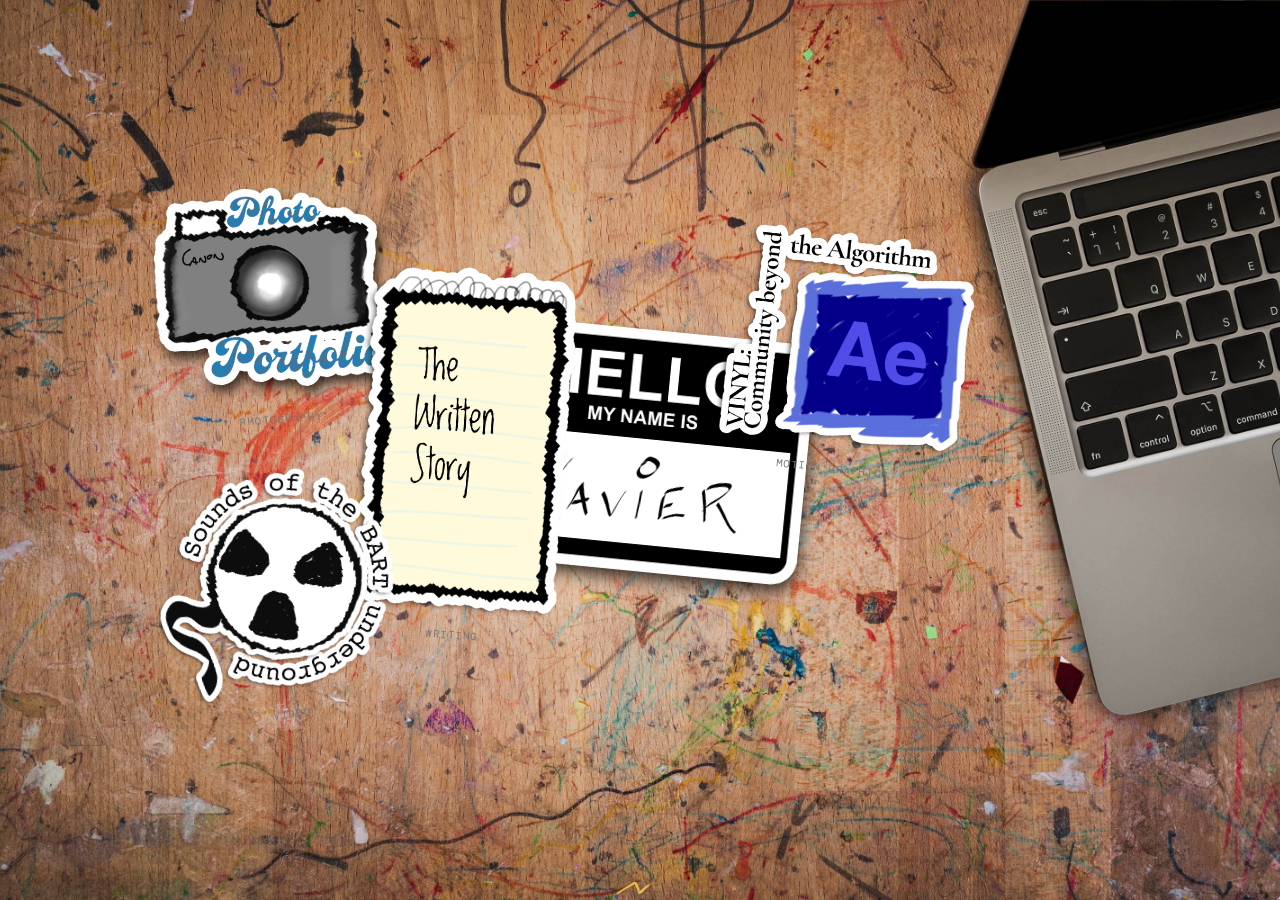
<file: index.html>
<!DOCTYPE html>
<html lang="en">
<head>
  <meta charset="UTF-8">
  <meta name="viewport" content="width=device-width, initial-scale=1.0">
  <link href="css/bootstrap.min.css" rel="stylesheet">
  <link href="css/style.css" rel="stylesheet">
  <title>Xavier Zamora</title>
</head>
<body>

  <div class="desk">

    <img src="assets/Name%20tag.png" alt="Xavier Zamora" class="name-tag">

<a href="photos.html" class="item item-camera">
      <img src="assets/Point_and_shoot.png" alt="Photo Portfolio">
      <p class="label">Photography</p>
    </a>

    <a href="https://www.youtube.com/watch?v=OsOc6IO_bcU" target="_blank" rel="noopener" class="item item-video">
      <img src="assets/film.png" alt="Video">
      <p class="label">Video</p>
    </a>

    <a href="https://richmondconfidential.org/2025/12/05/california-uber-and-lyft-drivers-can-unionize-under-new-law-but-will-that-lead-to-better-wages/" target="_blank" rel="noopener" class="item item-notepad">
      <img src="assets/notepad.png" alt="Written Story">
      <p class="label">Writing</p>
    </a>

    <a href="https://www.youtube.com/watch?v=JW4Wo-OowY8" target="_blank" rel="noopener" class="item item-ae">
      <img src="assets/AE%20logo.png" alt="Motion Graphics">
      <p class="label">Motion Graphics</p>
    </a>

  </div>

  <script src="js/bootstrap.bundle.min.js"></script>
  <script>
    window.addEventListener('load', () => {
      const items   = Array.from(document.querySelectorAll('.item'));
      const nameTag = document.querySelector('.name-tag');
      const vw = window.innerWidth;
      const vh = window.innerHeight;
      const pad = 24;
      const nameTagMargin  = 24;  // clear buffer around name tag
      const iconOverlapMax = 60;  // icons may overlap by up to this many px

      function overlaps(a, b, margin) {
        return !(a.x + a.w + margin < b.x ||
                 b.x + b.w + margin < a.x ||
                 a.y + a.h + margin < b.y ||
                 b.y + b.h + margin < a.y);
      }

      // randomize name tag angle, then read its on-screen rect for collision
      const ntDeg = (Math.random() * 14 - 7).toFixed(2);
      nameTag.style.transform = `translate(-50%, -50%) rotate(${ntDeg}deg)`;
      const nt = nameTag.getBoundingClientRect();
      const blocked = [
        { x: nt.left, y: nt.top, w: nt.width, h: nt.height },
        { x: vw * 0.72, y: 0, w: vw * 0.28, h: vh * 0.85 }  // laptop top-right
      ];
      const placed  = [];

      items.forEach(item => {
        const w = item.offsetWidth  || 240;
        const h = item.offsetHeight || 280;
        let x, y, ok, tries = 0;

        do {
          x = pad + Math.random() * (vw - w - pad * 2);
          y = pad + Math.random() * (vh - h - pad * 2);
          const r = { x, y, w, h };
          const clearOfNameTag = blocked.every(b => !overlaps(r, b, nameTagMargin));
          const clearOfIcons   = placed.every(p  => !overlaps(r, p, -iconOverlapMax));
          ok = clearOfNameTag && clearOfIcons;
          tries++;
        } while (!ok && tries < 300);

        const deg = (Math.random() * 16 - 8).toFixed(2);
        item.style.left      = x + 'px';
        item.style.top       = y + 'px';
        item.style.transform = `rotate(${deg}deg)`;
        placed.push({ x, y, w, h });
      });
    });
  </script>
</body>
</html>
</file>
<file: css/style.css>
@font-face {
  font-display: swap;
  font-family: 'Homemade Apple';
  font-style: normal;
  font-weight: 400;
  src: url('../fonts/HomemadeApple-Regular.ttf') format('truetype');
}

@font-face {
  font-display: swap;
  font-family: 'Playfair Display';
  font-style: normal;
  font-weight: 400;
  src: url('../fonts/playfair-display-v40-latin-regular.woff2') format('woff2');
}

@font-face {
  font-display: swap;
  font-family: 'Playfair Display';
  font-style: normal;
  font-weight: 700;
  src: url('../fonts/playfair-display-v40-latin-700.woff2') format('woff2');
}

@font-face {
  font-display: swap;
  font-family: 'Playfair Display';
  font-style: normal;
  font-weight: 800;
  src: url('../fonts/playfair-display-v40-latin-800.woff2') format('woff2');
}

@font-face {
  font-display: swap;
  font-family: 'Gravitas One';
  font-style: normal;
  font-weight: 400;
  src: url('../fonts/gravitas-one-v21-latin-regular.woff2') format('woff2');
}

@font-face {
  font-display: swap;
  font-family: 'DM Mono';
  font-style: normal;
  font-weight: 400;
  src: url('../fonts/DMMono-Regular.ttf') format('truetype');
}

@font-face {
  font-display: swap;
  font-family: 'DM Mono';
  font-style: italic;
  font-weight: 400;
  src: url('../fonts/DMMono-Italic.ttf') format('truetype');
}

@font-face {
  font-display: swap;
  font-family: 'Cormorant Garamond';
  font-style: normal;
  font-weight: 400;
  src: url('../fonts/CormorantGaramond-VariableFont_wght.ttf') format('truetype');
}

@font-face {
  font-display: swap;
  font-family: 'Cormorant Garamond';
  font-style: italic;
  font-weight: 400;
  src: url('../fonts/CormorantGaramond-Italic-VariableFont_wght.ttf') format('truetype');
}

/* ─── Base ─────────────────────────────────── */

*, *::before, *::after {
  box-sizing: border-box;
}

html, body {
  margin: 0;
  padding: 0;
  background-color: #f6f2ea;
  font-family: 'DM Mono', monospace;
}

/* ─── Landing desk layout ───────────────────── */

.desk {
  position: relative;
  width: 100vw;
  height: 100vh;
  background-image: url('../assets/scratched_desktop.jpg');
  background-size: cover;
  background-position: center;
  background-repeat: no-repeat;
}

.name-block {
  position: absolute;
  top: 7%;
  left: 50%;
  transform: translateX(-50%);
  text-align: center;
  white-space: nowrap;
  z-index: 1;
}

.name-block h1 {
  font-family: 'Playfair Display', serif;
  font-size: clamp(2.2rem, 5.5vw, 4.8rem);
  font-weight: 700;
  color: #1c1c1c;
  margin: 0;
  letter-spacing: -0.02em;
  line-height: 1;
}

.name-block .subtitle {
  font-family: 'DM Mono', monospace;
  font-size: clamp(0.6rem, 1.1vw, 0.8rem);
  color: #888;
  letter-spacing: 0.2em;
  text-transform: uppercase;
  margin: 0.5rem 0 0;
}

.name-block .hey {
  font-family: 'Homemade Apple', cursive;
  font-size: clamp(0.85rem, 1.6vw, 1.2rem);
  color: #3a3a3a;
  margin: 0.9rem 0 0;
  letter-spacing: 0.01em;
  white-space: nowrap;
}

/* ─── Name tag ──────────────────────────────── */

.name-tag {
  position: absolute;
  top: 50%;
  left: 50%;
  transform: translate(-50%, -50%);
  width: clamp(245px, 28vw, 385px);
  height: auto;
  z-index: 2;
}

/* ─── Scattered items ───────────────────────── */

.item {
  position: absolute;
  text-align: center;
  text-decoration: none;
  display: block;
}

.item img {
  width: clamp(180px, 20vw, 280px);
  height: auto;
  display: block;
  margin: 0 auto;
  transition: transform 0.22s ease, filter 0.22s ease;
}

.item:hover img {
  transform: scale(1.08);
  filter: drop-shadow(0 10px 20px rgba(0, 0, 0, 0.2));
}

.item .label {
  font-family: 'DM Mono', monospace;
  font-size: 0.65rem;
  color: #777;
  letter-spacing: 0.15em;
  text-transform: uppercase;
  margin-top: 0.55rem;
  transition: color 0.2s ease;
}

.item:hover .label {
  color: #1c1c1c;
}

/* Positions & rotations set dynamically by JS on each load */

/* Stacking order for overlapping icons */
.item-video  { z-index: 4; }  /* film reel — always on top */
.item-ae     { z-index: 3; }  /* AE logo — second */
.item-camera { z-index: 2; }
.item-notepad{ z-index: 2; }

/* ─── Photo gallery page ────────────────────── */

.gallery-page {
  background-color: #f6f2ea;
}

.gallery-header {
  padding: 2rem 2rem 1rem;
  border-bottom: 1px solid #ddd;
  display: flex;
  align-items: baseline;
  gap: 2rem;
}

.gallery-header h1 {
  font-family: 'Playfair Display', serif;
  font-size: 2rem;
  font-weight: 700;
  color: #1c1c1c;
  margin: 0;
}

.back-link {
  font-family: 'DM Mono', monospace;
  font-size: 0.75rem;
  letter-spacing: 0.1em;
  text-transform: uppercase;
  color: #888;
  text-decoration: none;
  transition: color 0.2s;
}

.back-link:hover {
  color: #1c1c1c;
}

.gallery-grid img {
  width: 100%;
  aspect-ratio: 1 / 1;
  object-fit: cover;
  display: block;
  transition: opacity 0.2s ease;
}

.gallery-grid img:hover {
  opacity: 0.88;
}
</file>
